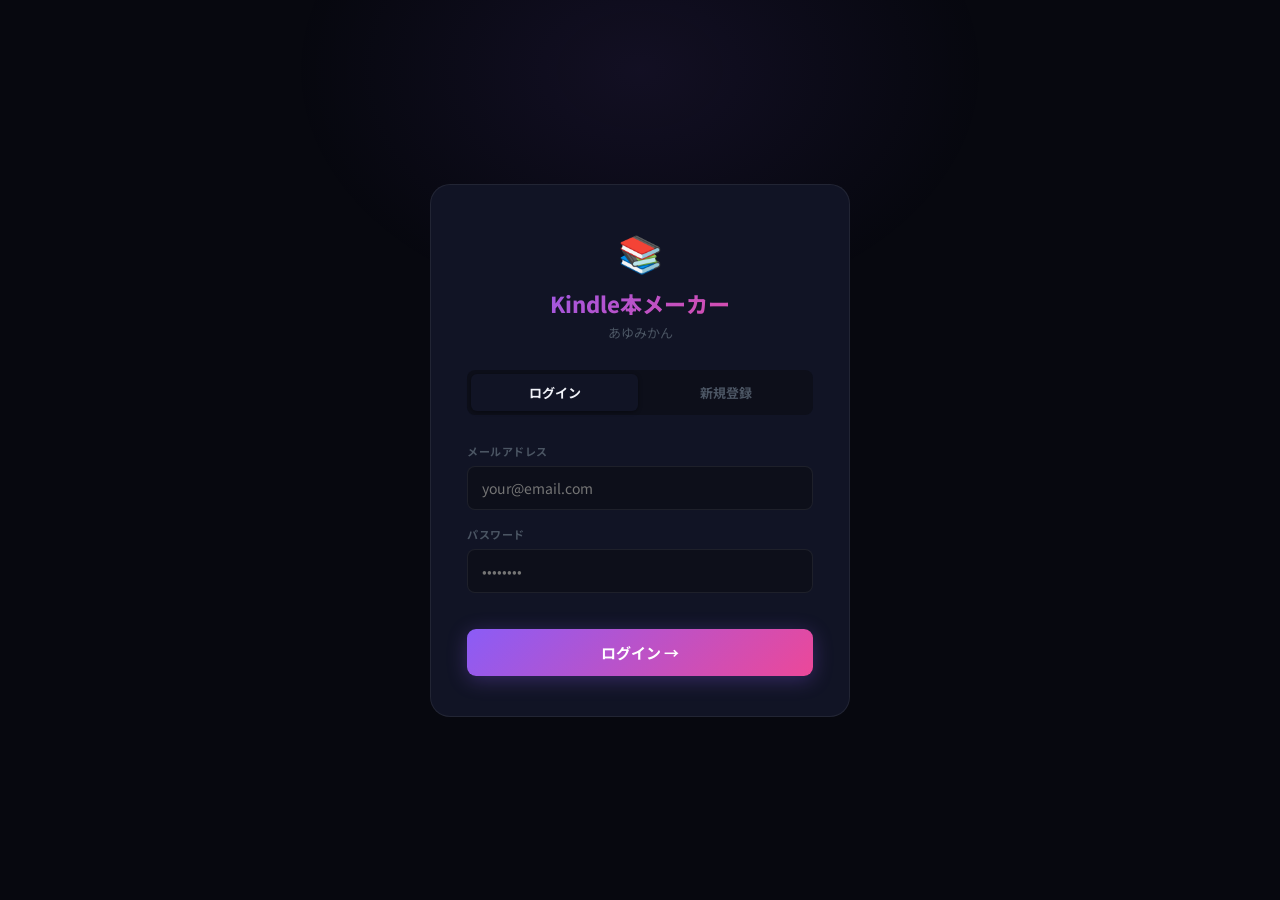
<file: templates/login.html>
<!DOCTYPE html>
<html lang="ja">
<head>
  <meta charset="UTF-8"/>
  <meta name="viewport" content="width=device-width, initial-scale=1.0"/>
  <title>ログイン — Kindle本メーカー</title>
  <link rel="preconnect" href="https://fonts.googleapis.com"/>
  <link href="https://fonts.googleapis.com/css2?family=Noto+Sans+JP:wght@400;500;600;700;800&display=swap" rel="stylesheet"/>
  <style>
    :root {
      --bg: #07080f; --surface: #111425; --border: rgba(255,255,255,0.07);
      --accent: #8b5cf6; --accent-2: #a78bfa; --pink: #ec4899;
      --text: #f1f3f9; --text-2: #9ca3af; --text-3: #4b5563;
      --grad: linear-gradient(135deg, #8b5cf6, #ec4899);
      --radius: 12px;
    }
    *, *::before, *::after { box-sizing: border-box; margin: 0; padding: 0; }
    body {
      background: var(--bg);
      font-family: "Noto Sans JP", system-ui, sans-serif;
      color: var(--text);
      min-height: 100vh;
      display: flex;
      align-items: center;
      justify-content: center;
      padding: 20px;
    }
    body::before {
      content: "";
      position: fixed;
      top: -20%;
      left: 50%;
      transform: translateX(-50%);
      width: 700px; height: 500px;
      background: radial-gradient(ellipse, rgba(139,92,246,0.09) 0%, transparent 70%);
      pointer-events: none;
    }
    .card {
      background: var(--surface);
      border: 1px solid var(--border);
      border-radius: 20px;
      padding: 40px 36px;
      width: 100%;
      max-width: 420px;
      position: relative;
      z-index: 1;
    }
    .logo {
      text-align: center;
      margin-bottom: 28px;
    }
    .logo-icon { font-size: 36px; display: block; margin-bottom: 10px; }
    .logo h1 {
      font-size: 22px; font-weight: 800;
      background: var(--grad);
      -webkit-background-clip: text;
      -webkit-text-fill-color: transparent;
      background-clip: text;
    }
    .logo p { font-size: 13px; color: var(--text-3); margin-top: 4px; }

    /* Tabs */
    .tabs {
      display: grid;
      grid-template-columns: 1fr 1fr;
      background: #0d0f1a;
      border-radius: 8px;
      padding: 4px;
      margin-bottom: 28px;
      gap: 4px;
    }
    .tab {
      padding: 9px;
      text-align: center;
      font-size: 13px;
      font-weight: 700;
      color: var(--text-3);
      border-radius: 6px;
      cursor: pointer;
      transition: all 0.2s;
      border: none;
      background: transparent;
      font-family: inherit;
    }
    .tab.active {
      background: var(--surface);
      color: var(--text);
      box-shadow: 0 1px 4px rgba(0,0,0,0.4);
    }

    /* Form */
    .field { margin-bottom: 16px; }
    label {
      display: block;
      font-size: 11px;
      font-weight: 700;
      color: var(--text-3);
      text-transform: uppercase;
      letter-spacing: 0.05em;
      margin-bottom: 7px;
    }
    input {
      width: 100%;
      padding: 11px 14px;
      background: #0d0f1a;
      border: 1px solid var(--border);
      border-radius: 8px;
      color: var(--text);
      font-size: 14px;
      font-family: inherit;
      outline: none;
      transition: border-color 0.2s;
    }
    input:focus { border-color: var(--accent); box-shadow: 0 0 0 3px rgba(139,92,246,0.12); }

    .btn {
      width: 100%;
      padding: 13px;
      background: var(--grad);
      color: #fff;
      border: none;
      border-radius: 9px;
      font-size: 15px;
      font-weight: 700;
      cursor: pointer;
      font-family: inherit;
      margin-top: 20px;
      transition: opacity 0.2s, transform 0.15s;
      box-shadow: 0 4px 20px rgba(139,92,246,0.3);
    }
    .btn:hover { opacity: 0.92; transform: translateY(-1px); }
    .btn:disabled { opacity: 0.45; cursor: not-allowed; transform: none; }

    .error-msg {
      background: rgba(239,68,68,0.08);
      border: 1px solid rgba(239,68,68,0.25);
      color: #fca5a5;
      padding: 11px 14px;
      border-radius: 8px;
      font-size: 13px;
      margin-top: 14px;
      display: none;
    }
    .divider {
      text-align: center;
      color: var(--text-3);
      font-size: 12px;
      margin: 20px 0;
      position: relative;
    }
    .divider::before, .divider::after {
      content: "";
      position: absolute;
      top: 50%;
      width: 38%;
      height: 1px;
      background: var(--border);
    }
    .divider::before { left: 0; }
    .divider::after  { right: 0; }

    .free-badge {
      background: rgba(139,92,246,0.1);
      border: 1px solid rgba(139,92,246,0.25);
      border-radius: 10px;
      padding: 14px 16px;
      margin-top: 18px;
    }
    .free-badge p { font-size: 13px; color: var(--text-2); line-height: 1.6; }
    .free-badge strong { color: var(--accent-2); }
  </style>
</head>
<body>
<div class="card">
  <div class="logo">
    <span class="logo-icon">📚</span>
    <h1>Kindle本メーカー</h1>
    <p>あゆみかん</p>
  </div>

  <div class="tabs">
    <button class="tab active" id="tab-login" onclick="switchTab('login')">ログイン</button>
    <button class="tab"        id="tab-register" onclick="switchTab('register')">新規登録</button>
  </div>

  <!-- Login form -->
  <div id="form-login">
    <div class="field">
      <label>メールアドレス</label>
      <input type="email" id="login-email" placeholder="your@email.com" autocomplete="email"/>
    </div>
    <div class="field">
      <label>パスワード</label>
      <input type="password" id="login-pass" placeholder="••••••••" autocomplete="current-password"/>
    </div>
    <button class="btn" id="login-btn" onclick="doLogin()">ログイン →</button>
    <div class="error-msg" id="login-error"></div>
  </div>

  <!-- Register form -->
  <div id="form-register" style="display:none;">
    <div class="field">
      <label>お名前（ニックネームでも可）</label>
      <input type="text" id="reg-name" placeholder="例：あゆみかん"/>
    </div>
    <div class="field">
      <label>メールアドレス</label>
      <input type="email" id="reg-email" placeholder="your@email.com" autocomplete="email"/>
    </div>
    <div class="field">
      <label>パスワード（6文字以上）</label>
      <input type="password" id="reg-pass" placeholder="••••••••" autocomplete="new-password"/>
    </div>
    <button class="btn" id="reg-btn" onclick="doRegister()">無料で始める →</button>
    <div class="error-msg" id="reg-error"></div>

    <div class="free-badge">
      <p>🎉 <strong>無料プラン</strong>でできること：<br/>
      文体解析 ✅ &nbsp; 本のプレビュー（2章分）✅<br/>
      EPUBダウンロード 🔒 &nbsp; KDPシート 🔒</p>
    </div>
  </div>
</div>

<script>
function switchTab(tab) {
  document.getElementById("form-login").style.display    = tab === "login"    ? "block" : "none";
  document.getElementById("form-register").style.display = tab === "register" ? "block" : "none";
  document.getElementById("tab-login").classList.toggle("active",    tab === "login");
  document.getElementById("tab-register").classList.toggle("active", tab === "register");
}

async function doLogin() {
  const btn = document.getElementById("login-btn");
  const err = document.getElementById("login-error");
  btn.disabled = true; btn.textContent = "ログイン中...";
  err.style.display = "none";

  const res  = await fetch("/login", {
    method: "POST",
    headers: { "Content-Type": "application/json" },
    body: JSON.stringify({
      email:    document.getElementById("login-email").value.trim(),
      password: document.getElementById("login-pass").value
    })
  });
  const data = await res.json();
  if (data.success) {
    window.location.href = "/";
  } else {
    err.textContent = data.error;
    err.style.display = "block";
    btn.disabled = false; btn.textContent = "ログイン →";
  }
}

async function doRegister() {
  const btn = document.getElementById("reg-btn");
  const err = document.getElementById("reg-error");
  btn.disabled = true; btn.textContent = "登録中...";
  err.style.display = "none";

  const res  = await fetch("/register", {
    method: "POST",
    headers: { "Content-Type": "application/json" },
    body: JSON.stringify({
      name:     document.getElementById("reg-name").value.trim(),
      email:    document.getElementById("reg-email").value.trim(),
      password: document.getElementById("reg-pass").value
    })
  });
  const data = await res.json();
  if (data.success) {
    window.location.href = "/";
  } else {
    err.textContent = data.error;
    err.style.display = "block";
    btn.disabled = false; btn.textContent = "無料で始める →";
  }
}

// Enter key support
document.addEventListener("keydown", e => {
  if (e.key === "Enter") {
    if (document.getElementById("form-login").style.display !== "none") doLogin();
    else doRegister();
  }
});
</script>
</body>
</html>
</file>
